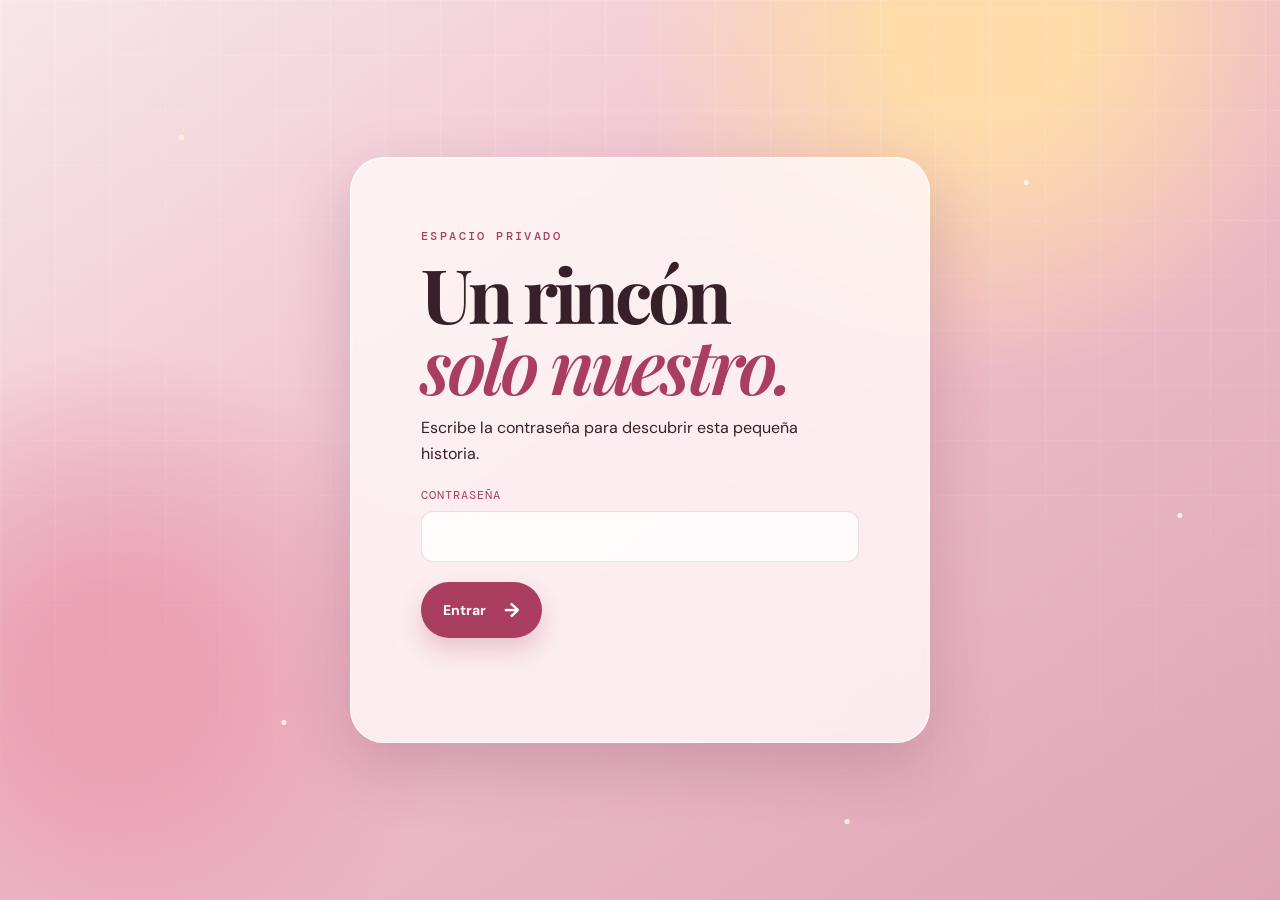
<file: nuestra-historia/index.html>
<!doctype html>
<html lang="es">
  <head>
    <meta charset="UTF-8" />
    <meta name="viewport" content="width=device-width, initial-scale=1.0" />
    <meta name="theme-color" content="#b64b6d" />
    <title>Nuestra historia</title>
    <link rel="preconnect" href="https://fonts.googleapis.com" />
    <link rel="preconnect" href="https://fonts.gstatic.com" crossorigin />
    <link href="https://fonts.googleapis.com/css2?family=DM+Mono&family=DM+Sans:wght@400;500;700&family=Playfair+Display:ital,wght@0,600;0,700;1,600&display=swap" rel="stylesheet" />
    <link rel="stylesheet" href="style.css" />
  </head>
  <body>
    <div class="sky" aria-hidden="true"></div>
    <div class="sparkles" aria-hidden="true"></div>

    <section class="access-gate" id="accessGate" aria-labelledby="accessTitle">
      <form class="access-card" id="accessForm">
        <p class="eyebrow">ESPACIO PRIVADO</p>
        <h1 id="accessTitle">Un rincón<br /><em>solo nuestro.</em></h1>
        <p>Escribe la contraseña para descubrir esta pequeña historia.</p>
        <label for="accessPassword">Contraseña</label>
        <input id="accessPassword" type="password" autocomplete="current-password" required />
        <button class="button" type="submit">Entrar <span>→</span></button>
        <p class="access-error" id="accessError" role="alert"></p>
      </form>
    </section>

    <main id="pageContent" hidden>
      <section class="hero panel">
        <p class="eyebrow">UNA HISTORIA QUE SIGUE CRECIENDO</p>
        <h1>El lugar donde<br /><em>vive l<button class="secret-o" id="secretO" type="button" aria-label="Una pista escondida"><span>o</span><i aria-hidden="true"><b></b><b></b></i></button> nuestro.</em></h1>
        <p class="intro">No es solo una página. Es una pequeña cápsula para guardar las cosas bonitas que vamos creando juntos.</p>
        <a class="chapter-teaser" id="chapterTeaser" href="capitulos.html"><span>10</span><strong>capítulos por descubrir</strong><small>una historia para deslizar despacio</small><b aria-label="Abrir los capítulos">♥</b></a>
        <a class="button" href="#tiempo">Ver nuestra historia <span>↓</span></a>
      </section>

      <section class="counter panel" id="tiempo" aria-labelledby="counter-title">
        <p class="eyebrow">DESDE QUE COMENZÓ LO NUESTRO</p>
        <h2 id="counter-title">Cada instante contigo cuenta.</h2>
        <div class="time-grid" aria-live="polite">
          <div><strong id="years">0</strong><span>años</span></div>
          <div><strong id="days">0</strong><span>días</span></div>
          <div><strong id="hours">0</strong><span>horas</span></div>
          <div><strong id="minutes">0</strong><span>minutos</span></div>
          <div><strong id="seconds">0</strong><span>segundos</span></div>
        </div>
        <p class="counter-note">Nuestra historia comenzó el 14 de julio de 2026, a las 4:08 p. m.</p>
      </section>

      <section class="story-grid">
        <article class="reasons panel reveal">
          <p class="eyebrow">PEQUEÑOS TESOROS</p>
          <h2>Razones para sonreír</h2>
          <ul>
            <li><span>01</span> Porque contigo lo cotidiano se vuelve especial.</li>
            <li><span>02</span> Porque siempre hay una razón para quedarnos un ratito más.</li>
            <li><span>03</span> Porque lo nuestro merece ser celebrado.</li>
          </ul>
        </article>
      </section>

      <section class="memories panel reveal">
        <div>
          <p class="eyebrow">NUESTROS RECUERDOS</p>
          <h2>Un álbum que apenas comienza.</h2>
          <p>Aquí podrán guardar fotos, fechas, planes y esos momentos que no quieren olvidar.</p>
        </div>
        <div class="memory-cards">
          <article><span>01</span><h3>El comienzo</h3><p>14 de julio de 2026<br />4:08 p. m.</p></article>
          <article class="love-card"><span>02 · TOCA EL CORAZON</span><h3 id="loveCount">0</h3><p>amor compartido hoy</p><button id="loveTap" type="button" aria-label="Sumar amor">♥</button></article>
          <article><span>03</span><h3>Lo que viene</h3><p>Muchas páginas por escribir.</p></article>
        </div>
      </section>

      <section class="promise panel reveal">
        <p class="eyebrow">PARA GUARDAR CERCA</p>
        <blockquote>"Que nunca nos falten motivos para elegirnos otra vez."</blockquote>
        <button class="button secondary" id="surpriseButton">Un pequeño detalle <span>✦</span></button>
      </section>
    </main>

    <div class="toast" id="toast" role="status" aria-live="polite"></div>
    <script src="script.js"></script>
  </body>
</html>
</file>
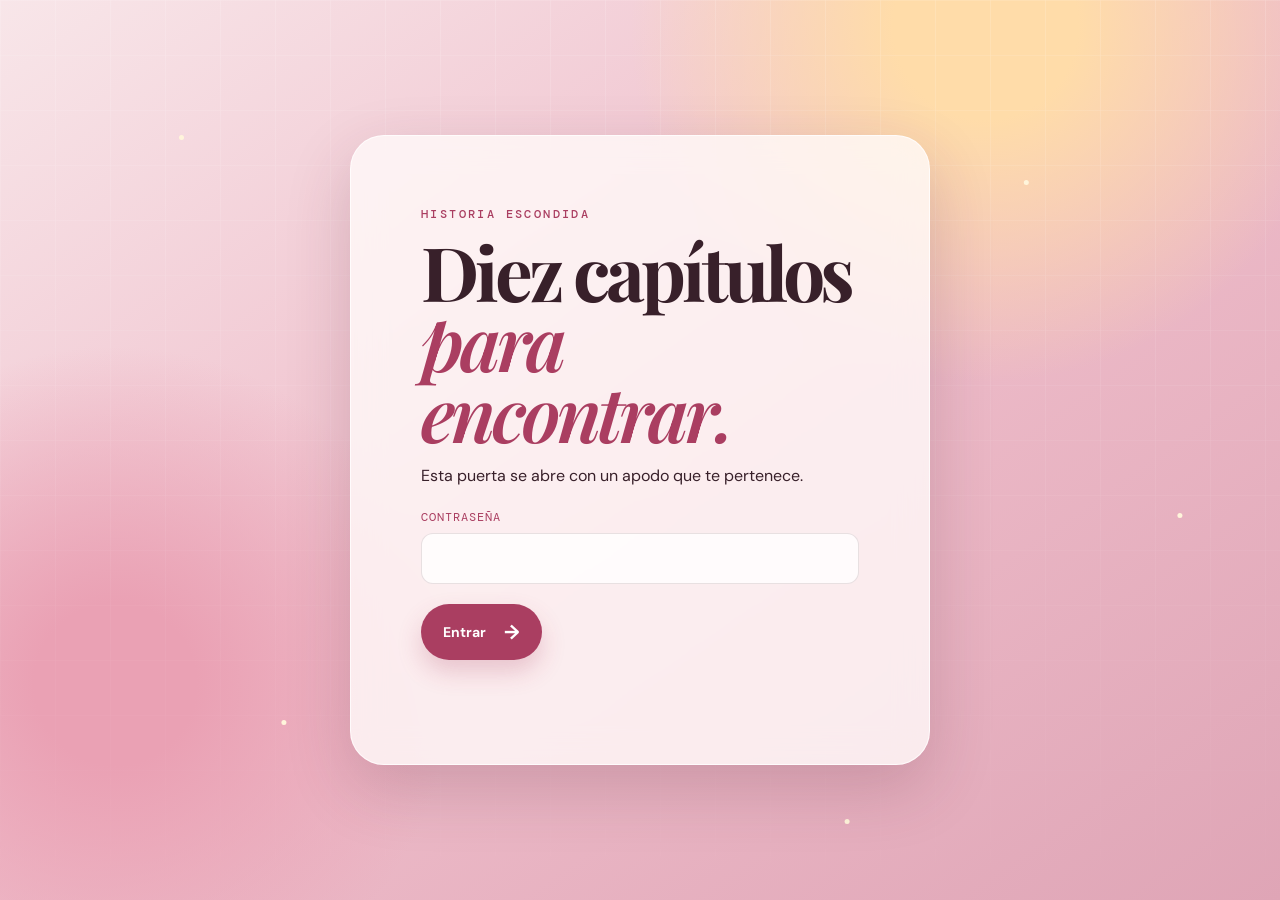
<file: nuestra-historia/capitulos.html>
<!doctype html>
<html lang="es">
  <head>
    <meta charset="UTF-8" />
    <meta name="viewport" content="width=device-width, initial-scale=1.0" />
    <meta name="theme-color" content="#b64b6d" />
    <title>Los capítulos de nosotros</title>
    <link rel="preconnect" href="https://fonts.googleapis.com" />
    <link rel="preconnect" href="https://fonts.gstatic.com" crossorigin />
    <link href="https://fonts.googleapis.com/css2?family=DM+Mono&family=DM+Sans:wght@400;500;700&family=Playfair+Display:ital,wght@0,600;0,700;1,600&display=swap" rel="stylesheet" />
    <link rel="stylesheet" href="style.css" />
  </head>
  <body class="book-body">
    <div class="sky" aria-hidden="true"></div><div class="sparkles" aria-hidden="true"></div>
    <section class="access-gate" id="accessGate" aria-labelledby="accessTitle">
      <form class="access-card" id="accessForm">
        <p class="eyebrow">HISTORIA ESCONDIDA</p><h1 id="accessTitle">Diez capítulos<br /><em>para encontrar.</em></h1>
        <p>Esta puerta se abre con un apodo que te pertenece.</p><label for="accessPassword">Contraseña</label>
        <input id="accessPassword" type="password" autocomplete="current-password" required />
        <button class="button" type="submit">Entrar <span>→</span></button><p class="access-error" id="accessError" role="alert"></p>
      </form>
    </section>
    <main class="book-page" id="chaptersPage" hidden>
      <header class="book-header"><a href="index.html" aria-label="Volver a la página principal">←</a><p id="bookProgress">CAPITULO I DE X</p><span aria-hidden="true">✦</span></header>
      <section class="book-reader" id="bookReader" aria-live="polite">
        <article class="chapter is-active" data-chapter="1"><p class="chapter-number">CAPITULO I</p><h1>El día que el destino abrió TikTok</h1><div class="chapter-copy"><p><em>Querida Nicolle...</em></p><p>Hay personas que llegan a la vida con un ruido inmenso, y hay otras que llegan en silencio, sin avisar, sin pedir permiso, pero terminan cambiándolo todo. Tú eres de esas.</p><p>Si alguien me hubiera dicho que un simple live de TikTok iba a convertirse en el comienzo de la historia más bonita de mi vida, seguramente me habría reído. ¿Quién iba a pensar que, entre tantas personas conectadas, iba a aparecer la niña que terminaría ocupando cada uno de mis pensamientos?</p><p>Todo comenzó en un live de Legend. Era un día cualquiera. Yo entré como quien entra por curiosidad, sin imaginar que unos minutos después mi vida ya no volvería a ser la misma. Ahí estabas tú.</p><p>No sé explicar qué pasó exactamente. Solo sé que entre todas las personas que podían estar ahí, mis ojos terminaron buscándote a ti. Y desde ese momento hubo algo dentro de mí que decía: "Hay algo especial en esa niña."</p><p>Lo curioso es que tú no me lo pusiste fácil.</p><p>Eras fría. Distante. Respondías poco. Parecía que levantar un muro alrededor de ti era la forma en la que protegías tu corazón. Y, aunque cualquiera habría pensado que no valía la pena insistir, yo sentía todo lo contrario. Había algo en esa forma de ser que me daba ganas de conocerte más.</p><p>Mientras más difícil parecía acercarme a ti, más quería descubrir quién eras realmente.</p><p>Porque yo sabía que detrás de esa niña seria había una persona maravillosa esperando a que alguien la entendiera sin juzgarla.</p><p>Y poco a poco fui descubriendo que tenía razón.</p><p>Descubrí a una niña responsable. Comprometida. Dulce, aunque a veces intentara esconderlo. Descubrí a alguien con un corazón enorme, capaz de hacer sentir bien a los demás incluso sin darse cuenta.</p><p>Después empecé a notar cosas que quizá para otros pasarían desapercibidas.</p><p>Tus ojitos...</p><p>Sí, esos ojitos que, sin importar cómo estés, siempre consiguen transmitir algo. Hay veces en las que parecen llenos de tranquilidad. Otras veces reflejan alegría. Incluso cuando te enojas, siguen siendo los ojos más bonitos que he visto.</p><p>Y luego están tus cachetes...</p><p>Puede sonar bobo, pero cada vez que pienso en ti también pienso en ellos. Por eso terminé llamándote cachetona, porque son parte de esa sonrisa que tanto me gusta y que, sin saberlo, tiene el poder de alegrarme cualquier día malo.</p><p>Con el tiempo entendí algo muy importante.</p><p>Yo no me enamoré solamente de lo hermosa que eres.</p><p>Me enamoré de la persona que eres cuando nadie está mirando.</p><p>De tu forma de hablar.</p><p>De cómo piensas.</p><p>De cómo luchas por tus cosas.</p><p>De la mujer en la que te estás convirtiendo.</p><p>Y ahí fue cuando entendí que esto ya no era un simple gusto.</p><p>Era algo mucho más grande.</p><p>Porque desde ese momento comenzaste a aparecer en mis pensamientos sin pedir permiso. Empecé a imaginar conversaciones contigo, a sonreír cuando veía un mensaje tuyo y a esperar con emoción cualquier momento para hablar contigo.</p><p>Sin darme cuenta, ya estabas ocupando un lugar que nadie más había ocupado.</p><p>Y aunque en ese momento ninguno de los dos sabía hasta dónde iba a llegar esta historia, hoy puedo decir con total seguridad que aquel live no fue una casualidad.</p><p>Fue el inicio del capítulo más bonito de mi vida.</p><p>Porque ese día no solo conocí a una niña llamada Nicolle.</p><p>Ese día conocí a la mujer que, sin siquiera intentarlo, terminó cambiando mi manera de ver el mundo.</p><p>Y si pudiera volver al pasado sabiendo todo lo que sé hoy...</p><p>Entraría otra vez a ese mismo live.</p><p>Esperaría exactamente el mismo momento.</p><p>Y volvería a elegirte a ti.</p><p>Porque, entre millones de personas, mi corazón volvería a encontrar el camino hacia los mismos ojitos, la misma sonrisa... y la misma niña que hoy amo con toda mi alma.</p></div><button class="next-chapter easy" type="button">Desliza hacia la izquierda para seguir <span>→</span></button></article>
        <article class="chapter" data-chapter="2"><p class="chapter-number">CAPITULO II</p><h1>La niña fría que terminó robándose mi corazón</h1><div class="chapter-copy"><p><em>Mi princesa...</em></p><p>Hay personas que llegan enamorando con una sonrisa desde el primer día.</p><p>Tú no.</p><p>Tú llegaste siendo un misterio.</p><p>Y, aunque suene raro, creo que fue precisamente eso lo que hizo que quisiera conocerte más.</p><p>Al principio eras fría. De esas personas que responden cortico, que no muestran mucho de lo que sienten, como si hubieran aprendido a cuidar demasiado su corazón.</p><p>Muchas veces pensé que quizá simplemente no querías hablar conmigo.</p><p>Pero había algo dentro de mí que me decía que siguiera.</p><p>No porque quisiera obligarte a quererme.</p><p>Sino porque sentía que detrás de esa forma tan seria había una niña increíble.</p><p>Y no me equivoqué.</p><p>Con cada conversación empecé a descubrir un pedacito más de ti.</p><p>Descubrí que no eras fría.</p><p>Solo eras cuidadosa.</p><p>Descubrí que detrás de esa distancia había una persona que valía muchísimo la pena.</p><p>Y entre más te conocía, más entendía que no quería que fueras otra persona.</p><p>Me enamoré de ti tal y como eres.</p><p>Con tus silencios.</p><p>Con tus respuestas corticas.</p><p>Con tus días buenos y con tus días malos.</p><p>Porque el amor no es enamorarse únicamente de las partes fáciles de alguien.</p><p>También es enamorarse de aquello que pocos tienen la paciencia de conocer.</p><p>Y eso hice contigo.</p><p>A veces me preguntan qué fue lo que vi en ti.</p><p>La verdad...</p><p>No sabría responder con una sola cosa.</p><p>Porque no fueron solamente tus ojitos.</p><p>No fueron solamente tus cachetes.</p><p>No fue solamente lo hermosa que eres.</p><p>Fue absolutamente todo.</p><p>Fue la tranquilidad que siento cuando hablo contigo.</p><p>Fue la paz que me da saber que existes.</p><p>Fue esa sensación tan rara de sentirme en casa sin siquiera tenerte al lado.</p><p>Y entonces pasó algo que jamás imaginé.</p><p>Empecé a extrañarte incluso cuando acabábamos de despedirnos.</p><p>Esperaba tus mensajes.</p><p>Sonreía cuando aparecía tu nombre en la pantalla.</p><p>Y cualquier cosa que me recordara a ti hacía que el día fuera mejor.</p><p>Sin darme cuenta...</p><p>Ya me estaba enamorando.</p><p>No de una idea.</p><p>No de una ilusión.</p><p>Me estaba enamorando de Nicolle.</p><p>De mi princesa.</p><p>De mi cachetona.</p><p>De la niña que, sin proponérselo, empezó a convertirse en la razón de muchas de mis sonrisas.</p><p>Y entendí algo muy bonito.</p><p>Hay personas que llegan para pasar.</p><p>Y hay personas que llegan para quedarse.</p><p>Desde aquellos primeros días, yo ya deseaba que tú fueras de las segundas.</p><p>Porque, aunque todavía no éramos nada oficialmente, mi corazón ya había empezado a elegirte.</p><p>Y cuando un corazón elige de verdad...</p><p>No necesita explicaciones.</p><p>Solo necesita a la persona correcta.</p><p>Y esa persona...</p><p>Eras tú.</p><p>No sé si algún día entenderás el tamaño del cambio que provocaste en mi vida.</p><p>Porque antes de ti todo seguía igual.</p><p>Los días pasaban.</p><p>Las horas también.</p><p>Pero desde que apareciste, hasta las cosas más simples comenzaron a tener un significado diferente.</p><p>Ahora una canción me recuerda a ti.</p><p>Una noche llena de estrellas me recuerda a ti.</p><p>Un campo de tulipanes me recuerda a ti.</p><p>Incluso un silencio bonito...</p><p>También me recuerda a ti.</p><p>Y si hoy me preguntaran cuál fue el momento exacto en el que empezaste a robarte mi corazón...</p><p>No sabría responder.</p><p>Porque no fue en un segundo.</p><p>Fue poco a poco.</p><p>Como el amanecer.</p><p>Sin hacer ruido.</p><p>Hasta que un día abrí los ojos...</p><p>Y ya eras la dueña de una parte de mí.</p></div><p class="whisper medium">A veces las respuestas viven al borde derecho.</p></article>
        <article class="chapter" data-chapter="3"><p class="chapter-number">CAPITULO III</p><h1>El día en que entendí que ya no había vuelta atrás</h1><div class="chapter-copy"><p><em>Mi niña...</em></p><p>Dicen que el amor llega de un momento a otro.</p><p>Yo no creo que sea así.</p><p>Creo que el amor llega despacito. Se sienta al lado de uno sin hacer ruido, empieza a cambiar pequeñas cosas y, cuando uno menos se da cuenta, ya vive dentro del corazón.</p><p>Eso fue lo que pasó contigo.</p><p>Nunca hubo un instante exacto en el que pudiera decir: "Aquí fue."</p><p>Simplemente un día desperté... y ya eras parte de todo.</p><p>Empecé a imaginar cómo sería un futuro contigo.</p><p>Empecé a pedirle a Dios que te cuidara incluso antes de dormir.</p><p>Empecé a preocuparme cuando no sabía de ti.</p><p>Y ahí entendí que ya no eras cualquier persona.</p><p>Ya eras mi persona favorita.</p><p>Lo más bonito de todo es que nunca tuviste que esforzarte para hacerme feliz.</p><p>Nunca necesitaste regalos.</p><p>Nunca necesitaste hacer cosas enormes.</p><p>Tú me haces feliz existiendo.</p><p>Con un mensaje tuyo.</p><p>Con un "buenos días".</p><p>Con un "¿cómo estás?".</p><p>Con cualquier cosa.</p><p>Hay días en los que el mundo pesa demasiado.</p><p>Días en los que todo sale mal.</p><p>Pero basta con saber que tú estás ahí para que todo vuelva a sentirse un poquito más ligero.</p><p>Eso tienes tú.</p><p>Un poder que probablemente ni siquiera sabes que tienes.</p><p>El poder de hacer que mi corazón encuentre paz.</p><p>Y si algún día dudas del lugar que ocupas en mi vida, quiero que vuelvas a leer estas palabras.</p><p>Porque jamás han sido mentira.</p><p>Tú cambiaste mi vida.</p><p>No un pedacito.</p><p>Toda.</p><p>Antes de conocerte vivía los días.</p><p>Ahora los disfruto.</p><p>Antes veía el futuro como algo lejano.</p><p>Ahora, cuando pienso en el futuro, inevitablemente apareces tú.</p><p>No sé cómo explicarlo.</p><p>Es como si mi corazón hubiera encontrado el lugar donde siempre quiso quedarse.</p><p>Y ese lugar lleva tu nombre.</p><p>Nicolle.</p><p>A veces me pongo a pensar en lo afortunado que soy.</p><p>Porque entre millones de personas, la vida me permitió conocerte.</p><p>Y eso ya es un regalo enorme.</p><p>No importa cuánto tiempo pase.</p><p>Nunca voy a dejar de agradecer aquel live de TikTok.</p><p>Porque ahí comenzó todo.</p><p>Ahí empezó esta historia que hoy significa tanto para mí.</p><p>Y luego llegó el 14 de julio.</p><p>Una fecha que probablemente muchos olvidarán con el tiempo.</p><p>Pero yo jamás.</p><p>Porque ese día, exactamente a las 4:08 de la tarde, comenzó oficialmente el capítulo más feliz de mi vida.</p><p>Ese fue el momento en que dejaste de ser solamente la niña que me gustaba...</p><p>...para convertirte en la mujer que amo.</p><p>Desde ese instante entendí que mi lugar era a tu lado.</p><p>Que quería acompañarte en tus alegrías.</p><p>En tus días difíciles.</p><p>En tus logros.</p><p>En tus miedos.</p><p>En tus sueños.</p><p>En absolutamente todo.</p><p>No porque sienta obligación.</p><p>Sino porque mi corazón así lo decidió.</p><p>Y quiero que sepas algo.</p><p>Tal vez no soy el hombre más perfecto del mundo.</p><p>Voy a cometer errores.</p><p>Habrá días donde no encuentre las palabras correctas.</p><p>Pero jamás vas a tener que dudar de una cosa.</p><p>Mi amor por ti.</p><p>Porque ese sí lo tengo completamente claro.</p><p>Quiero verte cumplir cada meta.</p><p>Quiero aplaudirte cuando logres lo que tanto sueñas.</p><p>Quiero conocer a esas cien personas de las que me hablas.</p><p>Quiero que algún día tu familia me vea y piense:</p><p>"Él hace feliz a nuestra niña."</p><p>No quiero ser solamente el novio que estuvo un tiempo.</p><p>Quiero ser el hombre que nunca dejó de elegirte.</p><p>El que, incluso cuando la vida se pusiera difícil, siguiera tomándote de la mano.</p><p>Porque amar no es quedarse cuando todo es perfecto.</p><p>Amar es decidir quedarse incluso cuando llegan las tormentas.</p><p>Y si algún día el miedo toca la puerta de nuestra relación...</p><p>Voy a recordar el porqué me enamoré de ti.</p><p>Voy a recordar tus ojitos.</p><p>Tu sonrisa.</p><p>Tus cachetes.</p><p>Tu ternura.</p><p>Y volveré a elegirte.</p><p>Una.</p><p>Y mil veces más.</p><p>Porque desde el día en que llegaste entendí una verdad que nunca había sentido con nadie.</p><p>Hay personas que pasan por nuestra vida... y hay personas que se convierten en nuestra vida.</p><p>Y tú, mi princesa...</p><p>Ya eres parte de la mía. ❤️</p></div><p class="whisper hard">Mira arriba. Las historias también cambian de página cuando nadie lo espera.</p></article>
        <article class="chapter" data-chapter="4"><p class="chapter-number">CAPITULO IV</p><h1>Las pequeñas cosas que hicieron que me enamorara de ti</h1><div class="chapter-copy"><p><em>Mi amor...</em></p><p>Este capítulo conservará íntegro el texto que me enviaste.</p></div><p class="whisper hard">Sigue bajando. A veces una esquina sabe el camino.</p></article>
        <article class="chapter" data-chapter="5"><p class="chapter-number">CAPITULO V</p><h1>Mis miedos, mis promesas y todo lo que todavía no te he dicho</h1><div class="chapter-copy"><p><em>Mi princesa...</em></p><p>Este capítulo conservará íntegro el texto que me enviaste.</p></div><p class="whisper harder">Voltea arriba, luego hacia la izquierda.</p></article>
        <article class="chapter" data-chapter="6"><p class="chapter-number">CAPITULO VI</p><h1>Si algún día dudas de lo mucho que te amo</h1><div class="chapter-copy"><p><em>Mi cachetona hermosa...</em></p><p>Este capítulo conservará íntegro el texto que me enviaste.</p></div><p class="whisper harder">No todo lo importante se anuncia. Intenta deslizar.</p></article>
        <article class="chapter" data-chapter="7"><p class="chapter-number">CAPITULO VII</p><h1>Las promesas que pienso cumplir toda la vida</h1><div class="chapter-copy"><p><em>Mi princesa...</em></p><p>Este capítulo conservará íntegro el texto que me enviaste.</p></div><p class="whisper hidden-hint">La pista está donde terminan las promesas.</p></article>
        <article class="chapter" data-chapter="8"><p class="chapter-number">CAPITULO VIII</p><h1>El día que pueda abrazarte</h1><div class="chapter-copy"><p><em>Mi niña...</em></p><p>Este capítulo conservará íntegro el texto que me enviaste.</p></div><p class="whisper hidden-hint">Hacia la derecha también se esconde una respuesta.</p></article>
        <article class="chapter" data-chapter="9"><p class="chapter-number">CAPITULO IX</p><h1>Si algún día la vida nos pone a prueba</h1><div class="chapter-copy"><p><em>Mi amor...</em></p><p>Este capítulo conservará íntegro el texto que me enviaste.</p></div><p class="whisper secret-hint">Una última página espera al final del deslizamiento.</p></article>
        <article class="chapter" data-chapter="10"><p class="chapter-number">CAPITULO X</p><h1>El último capítulo... o quizás apenas el comienzo</h1><div class="chapter-copy"><p><em>Mi Nicolle... Mi princesa... Mi cachetona... Mi amor...</em></p><p>Este capítulo conservará íntegro el texto que me enviaste.</p></div><div class="final-invitation"><p>Sigue bajando, todavía no termino de decirte cuánto te amo. Si sigues leyendo esto, entonces ya sabes lo importante que eres para mí.</p><button id="finalLove" type="button">Una última cosa <span>↓</span></button></div></article>
      </section>
      <p class="swipe-guide" id="swipeGuide">Desliza hacia la izquierda</p>
    </main>
    <section class="love-finale" id="loveFinale" hidden><div class="final-heart" aria-hidden="true">♥</div><p>PARA MI PRINCESA</p><h1>Te amo muchísimo,<br />mi cachetona.</h1><button id="closeFinale" type="button">Guardar este momento</button></section>
    <script src="capitulos.js"></script>
  </body>
</html>
</file>
<file: nuestra-historia/style.css>
:root { --ink:#38202a; --berry:#aa3e61; --rose:#f8d5df; --cream:#fff8f5; --gold:#d79562; --line:rgba(81,32,49,.13); }
* { box-sizing:border-box; }
html { scroll-behavior:smooth; }
body { margin:0; min-width:320px; color:var(--ink); background:#f7dce1; font-family:"DM Sans",sans-serif; overflow-x:hidden; }
[hidden] { display:none !important; }
.sky { position:fixed; inset:0; z-index:-2; background:radial-gradient(circle at 77% 3%,#ffdca9 0 7%,transparent 27%),radial-gradient(circle at 9% 76%,#eaa1b4 0 6%,transparent 25%),linear-gradient(145deg,#f8e6e9 0%,#efbecb 47%,#dfa5b6 100%); }
.sky::after { content:""; position:absolute; inset:0; opacity:.28; background-image:linear-gradient(90deg,rgba(255,255,255,.5) 1px,transparent 1px),linear-gradient(rgba(255,255,255,.4) 1px,transparent 1px); background-size:55px 55px; mask-image:linear-gradient(to bottom,black,transparent); }
.sparkles { position:fixed; z-index:-1; width:5px; height:5px; top:15%; left:14%; border-radius:50%; background:#fff5db; box-shadow:18vw 12vh #fff5db,66vw 5vh #fff5db,78vw 42vh #fff5db,8vw 65vh #fff5db,52vw 76vh #fff5db,37vw 37vh #fff5db; animation:twinkle 3.5s ease-in-out infinite alternate; }
main { width:min(1120px,calc(100% - 32px)); margin:0 auto; padding:64px 0 80px; }
.access-gate { display:grid; min-height:100vh; place-items:center; padding:20px; }
.access-card { width:min(580px,100%); padding:clamp(34px,7vw,70px); border:1px solid rgba(255,255,255,.75); border-radius:34px; background:rgba(255,250,249,.8); box-shadow:0 24px 65px rgba(91,35,57,.2); backdrop-filter:blur(16px); }
.access-card h1 { font-size:clamp(46px,8vw,75px); }
.access-card > p:not(.eyebrow):not(.access-error) { max-width:390px; line-height:1.6; }
label { display:block; margin:20px 0 8px; color:var(--berry); font:12px "DM Mono",monospace; letter-spacing:.08em; text-transform:uppercase; }
input,textarea { width:100%; padding:14px 15px; border:1px solid var(--line); border-radius:12px; outline:none; color:var(--ink); background:rgba(255,255,255,.8); font:16px "DM Sans",sans-serif; }
input:focus,textarea:focus { border-color:var(--berry); box-shadow:0 0 0 3px rgba(170,62,97,.12); }
.access-card .button { margin-top:20px; } .access-error { min-height:20px; margin:14px 0 0; color:#a32e4d; font-size:14px; }
.panel { border:1px solid rgba(255,255,255,.7); border-radius:34px; background:rgba(255,250,249,.72); box-shadow:0 20px 50px rgba(91,35,57,.12); backdrop-filter:blur(15px); }
.hero { min-height:520px; display:flex; flex-direction:column; justify-content:center; padding:clamp(38px,8vw,96px); position:relative; overflow:hidden; }
.hero::after { content:""; position:absolute; width:320px; height:320px; right:-80px; bottom:-100px; border-radius:48% 52% 60% 40%; background:linear-gradient(135deg,#f5b9a3,#c86177); opacity:.36; transform:rotate(22deg); }
.eyebrow { margin:0 0 14px; letter-spacing:.2em; font:500 12px "DM Mono",monospace; color:var(--berry); }
h1,h2,h3,blockquote { font-family:"Playfair Display",serif; }
h1 { max-width:750px; margin:0; font-size:clamp(48px,8vw,96px); line-height:.94; letter-spacing:-.055em; }
h1 em { color:var(--berry); font-weight:600; }
.secret-o { position:relative; display:inline; padding:0; border:0; color:inherit; background:transparent; font:inherit; cursor:pointer; }
.secret-o > span { position:relative; z-index:2; }
.secret-o i { position:absolute; z-index:1; left:50%; bottom:8%; display:flex; gap:3px; width:31px; height:25px; padding:8px 6px 0; border-radius:15px 15px 9px 9px; background:#f3c84d; opacity:0; transform:translate(-50%,8px) rotate(-8deg); transition:opacity .35s,transform .35s; }
.secret-o i b { width:6px; height:7px; border-radius:50%; background:#482839; }
.secret-o:hover i,.secret-o:focus-visible i,.secret-o.awake i { opacity:1; transform:translate(-50%,-18px) rotate(-8deg); }
.intro { max-width:520px; margin:28px 0; font-size:18px; line-height:1.65; }
.chapter-teaser { display:grid; grid-template-columns:auto 1fr auto; column-gap:12px; align-items:center; width:min(390px,100%); margin:0 0 23px; padding:13px 16px; border:1px solid rgba(170,62,97,.22); border-radius:18px; color:var(--ink); background:rgba(255,255,255,.38); text-align:left; text-decoration:none; cursor:pointer; transition:transform .2s,background .2s; }
.chapter-teaser:hover { background:rgba(255,255,255,.7); transform:translateX(5px); }.chapter-teaser span { grid-row:span 2; color:var(--berry); font:600 31px "Playfair Display",serif; line-height:.8; }.chapter-teaser strong { font-size:14px; }.chapter-teaser small { margin-top:3px; color:#7b5963; font:11px "DM Mono",monospace; }.chapter-teaser > b { display:grid; grid-row:span 2; grid-column:3; width:38px; height:38px; place-items:center; border-radius:50%; color:#785519; background:#f7cb42; font-size:23px; line-height:1; box-shadow:0 4px 12px rgba(161,111,10,.27); }
.button { align-self:flex-start; display:inline-flex; align-items:center; gap:18px; padding:15px 22px; color:#fff; background:var(--berry); border:0; border-radius:999px; font:700 14px "DM Sans",sans-serif; text-decoration:none; cursor:pointer; box-shadow:0 12px 25px rgba(170,62,97,.24); transition:transform .2s,background .2s; }
.button:hover { transform:translateY(-3px); background:#8e2e4d; }
.button span { font-size:20px; }
.counter { margin-top:24px; padding:clamp(32px,5vw,58px); text-align:center; }
h2 { margin:0; font-size:clamp(30px,4vw,50px); line-height:1.05; letter-spacing:-.04em; }
.time-grid { display:grid; grid-template-columns:repeat(5,1fr); gap:10px; max-width:800px; margin:38px auto 22px; }
.time-grid div { padding:18px 8px; border-left:1px solid var(--line); }
.time-grid div:first-child { border-left:0; }
.time-grid strong { display:block; font:600 clamp(30px,5vw,58px) "Playfair Display",serif; color:var(--berry); }
.time-grid span { font:11px "DM Mono",monospace; text-transform:uppercase; letter-spacing:.1em; }
.counter-note { color:#755660; margin:0; font-size:14px; }
.story-grid { display:grid; grid-template-columns:1fr 1fr; gap:24px; margin:24px 0; }
.letter,.reasons { padding:42px; min-height:330px; }
.letter p:not(.eyebrow) { line-height:1.7; }
.text-button { margin-top:18px; color:var(--berry); background:none; border:0; padding:0; font:700 14px "DM Sans",sans-serif; cursor:pointer; }
.text-button span { font-size:19px; padding-left:5px; }
.reasons ul { padding:7px 0 0; margin:0; list-style:none; }
.reasons li { display:grid; grid-template-columns:36px 1fr; gap:10px; padding:13px 0; border-bottom:1px solid var(--line); line-height:1.35; }
.reasons li span { color:var(--berry); font:12px "DM Mono",monospace; }
.memories { padding:clamp(32px,5vw,58px); display:grid; grid-template-columns:.8fr 1.2fr; gap:50px; align-items:center; }
.memories p:not(.eyebrow) { line-height:1.65; }
.memory-cards { display:grid; grid-template-columns:repeat(3,1fr); gap:12px; }
.memory-cards article { min-height:190px; padding:22px 16px; display:flex; flex-direction:column; justify-content:flex-end; border-radius:22px; background:linear-gradient(160deg,#d46b83,#87364f); color:white; }
.memory-cards article:nth-child(2) { transform:translateY(22px); background:linear-gradient(160deg,#e9af83,#b76657); }
.memory-cards article:nth-child(3) { background:linear-gradient(160deg,#96687c,#593546); }
.memory-cards span { margin-bottom:auto; font:12px "DM Mono",monospace; opacity:.8; }
.memory-cards h3 { margin:12px 0 5px; font-size:23px; }
.memory-cards p { margin:0; font-size:13px; line-height:1.35 !important; opacity:.88; }
.love-card { position:relative; overflow:hidden; }
.love-card h3 { font-size:clamp(29px,4vw,42px); line-height:1; }
.love-card p { max-width:85px; }
#loveTap { position:absolute; right:14px; bottom:14px; display:grid; width:46px; height:46px; place-items:center; border:1px solid rgba(255,255,255,.55); border-radius:50%; color:#fff; background:rgba(255,255,255,.16); font-size:23px; cursor:pointer; transition:transform .15s,background .15s; }
#loveTap:hover { background:rgba(255,255,255,.28); transform:scale(1.08); }
#loveTap:active { transform:scale(.88); }
.promise { margin-top:24px; padding:68px 25px; text-align:center; }
blockquote { max-width:720px; margin:0 auto 28px; font-size:clamp(30px,4vw,48px); line-height:1.15; letter-spacing:-.035em; }
.secondary { align-self:center; background:transparent; color:var(--berry); border:1px solid var(--berry); box-shadow:none; }
.secondary:hover { color:#fff; }
dialog { width:min(540px,calc(100% - 32px)); padding:48px; border:0; border-radius:28px; color:var(--ink); background:#fff9f8; box-shadow:0 30px 70px rgba(42,15,27,.35); }
dialog::backdrop { background:rgba(47,20,31,.62); backdrop-filter:blur(5px); }
dialog h2 { margin-bottom:22px; } dialog p:not(.eyebrow) { line-height:1.75; } .signature { font-family:"Playfair Display",serif; font-style:italic; color:var(--berry); }
.close { position:absolute; top:17px; right:20px; border:0; color:var(--berry); background:transparent; font-size:31px; cursor:pointer; }
.toast { position:fixed; z-index:4; bottom:26px; left:50%; max-width:calc(100% - 32px); padding:14px 21px; color:#fff; background:#5d243c; border-radius:99px; text-align:center; transform:translate(-50%,150px); transition:transform .35s ease; box-shadow:0 12px 30px rgba(54,18,34,.3); }
.toast.show { transform:translate(-50%,0); } .reveal { animation:rise .7s both; } .story-grid .reveal:nth-child(2) { animation-delay:.12s; }
.story-grid:has(.reasons:only-child) { grid-template-columns:1fr; }
@keyframes rise { from { opacity:0; transform:translateY(22px); } to { opacity:1; transform:none; } } @keyframes twinkle { to { opacity:.3; transform:scale(.6); } }
@media (max-width:720px) { main { width:min(100% - 20px,1120px); padding-top:10px; } .panel { border-radius:26px; } .hero { min-height:540px; } .time-grid { grid-template-columns:repeat(3,1fr); } .time-grid div:nth-child(4) { border-left:0; } .story-grid,.memories { grid-template-columns:1fr; } .memories { gap:25px; } .memory-cards article:nth-child(2) { transform:none; } .letter,.reasons { min-height:0; padding:31px; } dialog { padding:42px 28px 30px; } }

/* The chapter page intentionally feels like a private book, not a regular feed. */
.book-page { width:min(830px,calc(100% - 28px)); padding:24px 0 60px; }
.book-header { display:grid; grid-template-columns:40px 1fr 40px; align-items:center; margin:0 0 16px; color:var(--berry); text-align:center; }
.book-header a { display:grid; width:35px; height:35px; place-items:center; border:1px solid rgba(170,62,97,.22); border-radius:50%; color:inherit; text-decoration:none; }.book-header p { margin:0; font:11px "DM Mono",monospace; letter-spacing:.13em; }
.book-reader { position:relative; min-height:74vh; touch-action:pan-y; }.chapter { display:none; padding:clamp(31px,7vw,72px); border:1px solid rgba(255,255,255,.77); border-radius:30px; background:rgba(255,250,249,.86); box-shadow:0 22px 54px rgba(91,35,57,.14); animation:page-in .45s both; }.chapter.is-active { display:block; }
.chapter-number { margin:0 0 17px; color:var(--berry); font:12px "DM Mono",monospace; letter-spacing:.19em; }.chapter h1 { max-width:630px; font-size:clamp(40px,7vw,74px); line-height:.96; }.chapter-copy { max-width:620px; margin-top:37px; }.chapter-copy p { margin:0 0 20px; font-size:17px; line-height:1.72; }.chapter-copy p:has(em) { margin-bottom:31px; color:var(--berry); font:600 22px "Playfair Display",serif; }.chapter-copy p:has(em) + p { margin-top:0; }
.next-chapter { margin-top:22px; padding:10px 0; border:0; color:var(--berry); background:none; font:12px "DM Mono",monospace; cursor:pointer; }.next-chapter span { font-size:20px; vertical-align:middle; }.whisper { margin:42px 0 0; color:rgba(119,69,86,.55); font:11px "DM Mono",monospace; letter-spacing:.04em; }.medium { text-align:right; }.hard { padding-top:28px; text-align:center; opacity:.55; }.harder { text-align:right; opacity:.32; }.hidden-hint { opacity:.14; transform:rotate(-2deg); }.secret-hint { opacity:.08; text-align:center; }
.swipe-guide { margin:18px 0 0; color:#7b5963; text-align:center; font:11px "DM Mono",monospace; letter-spacing:.09em; }.final-invitation { margin-top:60px; padding:25px; border-radius:20px; background:rgba(247,203,66,.18); }.final-invitation p { font:600 22px/1.36 "Playfair Display",serif; }.final-invitation button { border:0; padding:0; color:var(--berry); background:transparent; font:700 14px "DM Sans",sans-serif; cursor:pointer; }.final-invitation span { font-size:20px; }
.love-finale { position:fixed; z-index:10; inset:0; display:grid; overflow:hidden; place-content:center; padding:25px; color:#fffdf5; background:radial-gradient(circle at center,#d89b31 0%,#a9602d 44%,#4d2237 100%); text-align:center; }.love-finale p { position:relative; z-index:1; margin:0 0 16px; font:12px "DM Mono",monospace; letter-spacing:.2em; }.love-finale h1 { position:relative; z-index:1; max-width:900px; font-size:clamp(52px,10vw,132px); line-height:.88; }.final-heart { position:absolute; left:50%; top:50%; color:#f7cb42; font:clamp(330px,75vw,850px)/.7 Georgia,serif; opacity:.42; transform:translate(-50%,-46%); animation:heart-beat 1.4s ease-in-out infinite; }.love-finale button { position:relative; z-index:1; justify-self:center; margin-top:12px; padding:12px 17px; border:1px solid rgba(255,255,255,.7); border-radius:99px; color:#fffdf5; background:transparent; font:700 13px "DM Sans",sans-serif; cursor:pointer; }
@keyframes page-in { from { opacity:0; transform:translateX(24px); } to { opacity:1; transform:none; } } @keyframes heart-beat { 50% { transform:translate(-50%,-46%) scale(1.04); } }
@media (max-width:720px) { .book-page { width:min(100% - 16px,830px); }.chapter { min-height:78vh; padding:33px 23px; border-radius:25px; }.chapter-copy { margin-top:29px; }.chapter-copy p { font-size:16px; line-height:1.68; }.chapter-copy p:has(em) { font-size:20px; }.final-invitation { padding:20px; }.final-invitation p { font-size:20px; } }
</file>
